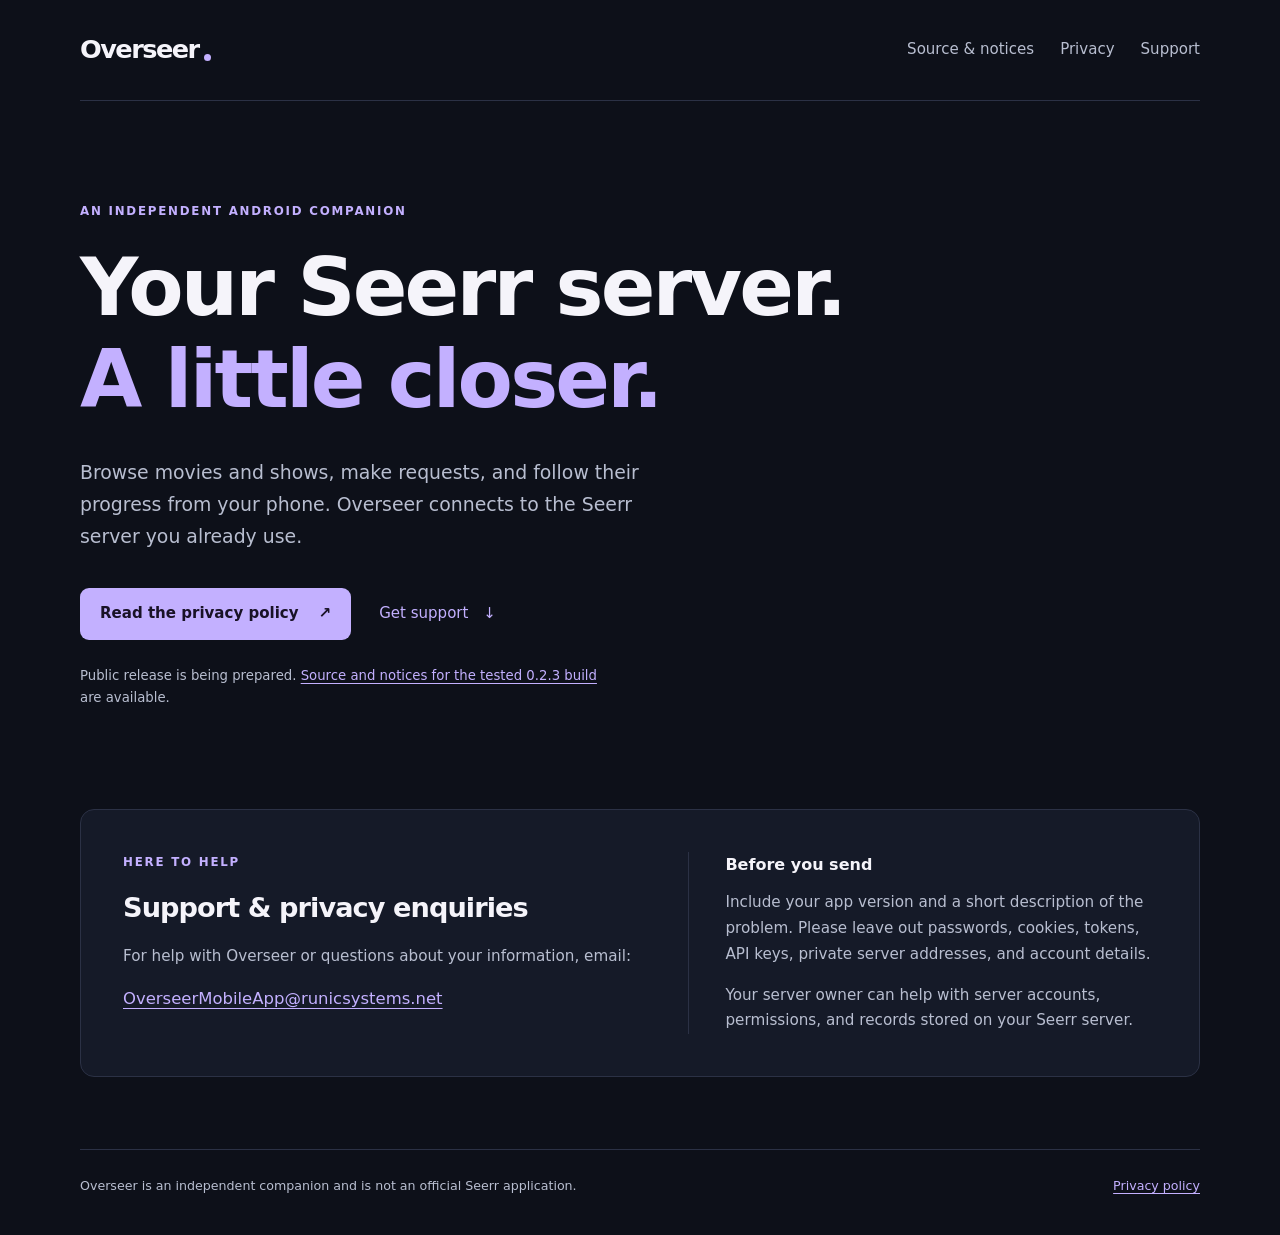
<file: index.html>
<!doctype html>
<html lang="en">
<head>
  <meta charset="utf-8">
  <meta name="viewport" content="width=device-width, initial-scale=1">
  <meta name="description" content="Overseer is an independent Android companion for your Seerr server. Find privacy information and contact support.">
  <meta name="color-scheme" content="dark light">
  <title>Overseer — Your Seerr companion</title>
  <link rel="stylesheet" href="assets/site.css">
</head>
<body>
  <a class="skip-link" href="#main">Skip to content</a>
  <header class="site-header wrap">
    <a class="wordmark" href="./" aria-label="Overseer home">Overseer<span class="brand-dot" aria-hidden="true"></span></a>
    <nav aria-label="Main navigation"><a href="downloads/">Source &amp; notices</a><a href="privacy/">Privacy</a><a href="#support">Support</a></nav>
  </header>
  <main id="main" class="wrap">
    <section class="hero" aria-labelledby="intro">
      <p class="eyebrow">An independent Android companion</p>
      <h1 id="intro">Your Seerr server.<br><span>A little closer.</span></h1>
      <p class="lede">Browse movies and shows, make requests, and follow their progress from your phone. Overseer connects to the Seerr server you already use.</p>
      <div class="actions"><a class="button" href="privacy/">Read the privacy policy <span aria-hidden="true">↗</span></a><a class="text-link" href="#support">Get support <span aria-hidden="true">↓</span></a></div>
      <p class="release-note">Public release is being prepared. <a href="downloads/">Source and notices for the tested 0.2.3 build</a> are available.</p>
    </section>
    <section class="support-panel" id="support" aria-labelledby="support-title">
      <div><p class="eyebrow">Here to help</p><h2 id="support-title">Support &amp; privacy enquiries</h2><p>For help with Overseer or questions about your information, email:</p><a class="email" href="mailto:OverseerMobileApp@runicsystems.net">OverseerMobileApp@runicsystems.net</a></div>
      <div class="support-note"><h3>Before you send</h3><p>Include your app version and a short description of the problem. Please leave out passwords, cookies, tokens, API keys, private server addresses, and account details.</p><p>Your server owner can help with server accounts, permissions, and records stored on your Seerr server.</p></div>
    </section>
  </main>
  <footer class="site-footer wrap"><p>Overseer is an independent companion and is not an official Seerr application.</p><a href="privacy/">Privacy policy</a></footer>
</body>
</html>
</file>
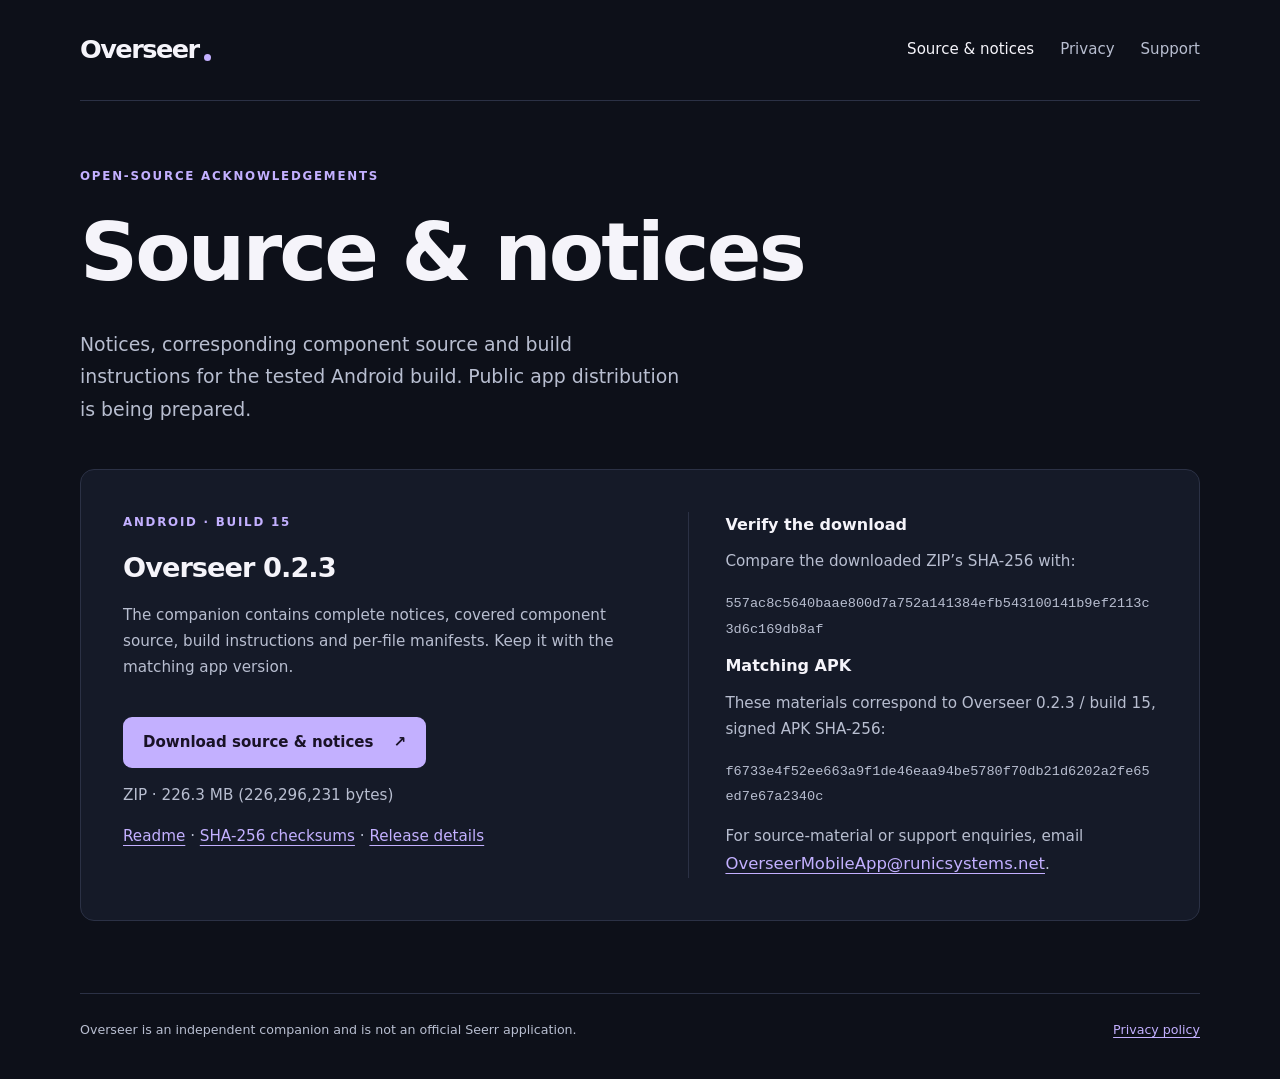
<file: downloads/index.html>
<!doctype html>
<html lang="en">
<head>
  <meta charset="utf-8">
  <meta name="viewport" content="width=device-width, initial-scale=1">
  <meta name="description" content="Download notices, component source and checksums for the tested Overseer 0.2.3 Android build.">
  <meta name="color-scheme" content="dark light">
  <title>Source &amp; notices — Overseer</title>
  <link rel="stylesheet" href="../assets/site.css">
</head>
<body>
  <a class="skip-link" href="#main">Skip to content</a>
  <header class="site-header wrap">
    <a class="wordmark" href="../" aria-label="Overseer home">Overseer<span class="brand-dot" aria-hidden="true"></span></a>
    <nav aria-label="Main navigation"><a href="./" aria-current="page">Source &amp; notices</a><a href="../privacy/">Privacy</a><a href="../#support">Support</a></nav>
  </header>
  <main id="main" class="wrap">
    <div class="policy-heading">
      <p class="eyebrow">Open-source acknowledgements</p>
      <h1>Source &amp; notices</h1>
      <p class="lede">Notices, corresponding component source and build instructions for the tested Android build. Public app distribution is being prepared.</p>
    </div>
    <section class="support-panel source-card" aria-labelledby="release-023">
      <div>
        <p class="eyebrow">Android · build 15</p>
        <h2 id="release-023">Overseer 0.2.3</h2>
        <p>The companion contains complete notices, covered component source, build instructions and per-file manifests. Keep it with the matching app version.</p>
        <div class="actions"><a class="button" href="https://github.com/Runic-System/overseer-website/releases/download/overseer-0.2.3-notices/overseer-0.2.3-notices-sources.zip">Download source &amp; notices <span aria-hidden="true">↗</span></a></div>
        <p>ZIP · 226.3 MB (226,296,231 bytes)</p>
        <p><a href="https://github.com/Runic-System/overseer-website/releases/download/overseer-0.2.3-notices/overseer-0.2.3-notices-README.md">Readme</a> · <a href="https://github.com/Runic-System/overseer-website/releases/download/overseer-0.2.3-notices/overseer-0.2.3-notices-SHA256SUMS.txt">SHA-256 checksums</a> · <a href="https://github.com/Runic-System/overseer-website/releases/tag/overseer-0.2.3-notices">Release details</a></p>
      </div>
      <div class="support-note">
        <h3>Verify the download</h3>
        <p>Compare the downloaded ZIP’s SHA-256 with:</p>
        <p><code class="checksum">557ac8c5640baae800d7a752a141384efb543100141b9ef2113c3d6c169db8af</code></p>
        <h3>Matching APK</h3>
        <p>These materials correspond to Overseer 0.2.3 / build 15, signed APK SHA-256:</p>
        <p><code class="checksum">f6733e4f52ee663a9f1de46eaa94be5780f70db21d6202a2fe65ed7e67a2340c</code></p>
        <p>For source-material or support enquiries, email <a class="email" href="mailto:OverseerMobileApp@runicsystems.net">OverseerMobileApp@runicsystems.net</a>.</p>
      </div>
    </section>
  </main>
  <footer class="site-footer wrap"><p>Overseer is an independent companion and is not an official Seerr application.</p><a href="../privacy/">Privacy policy</a></footer>
</body>
</html>
</file>
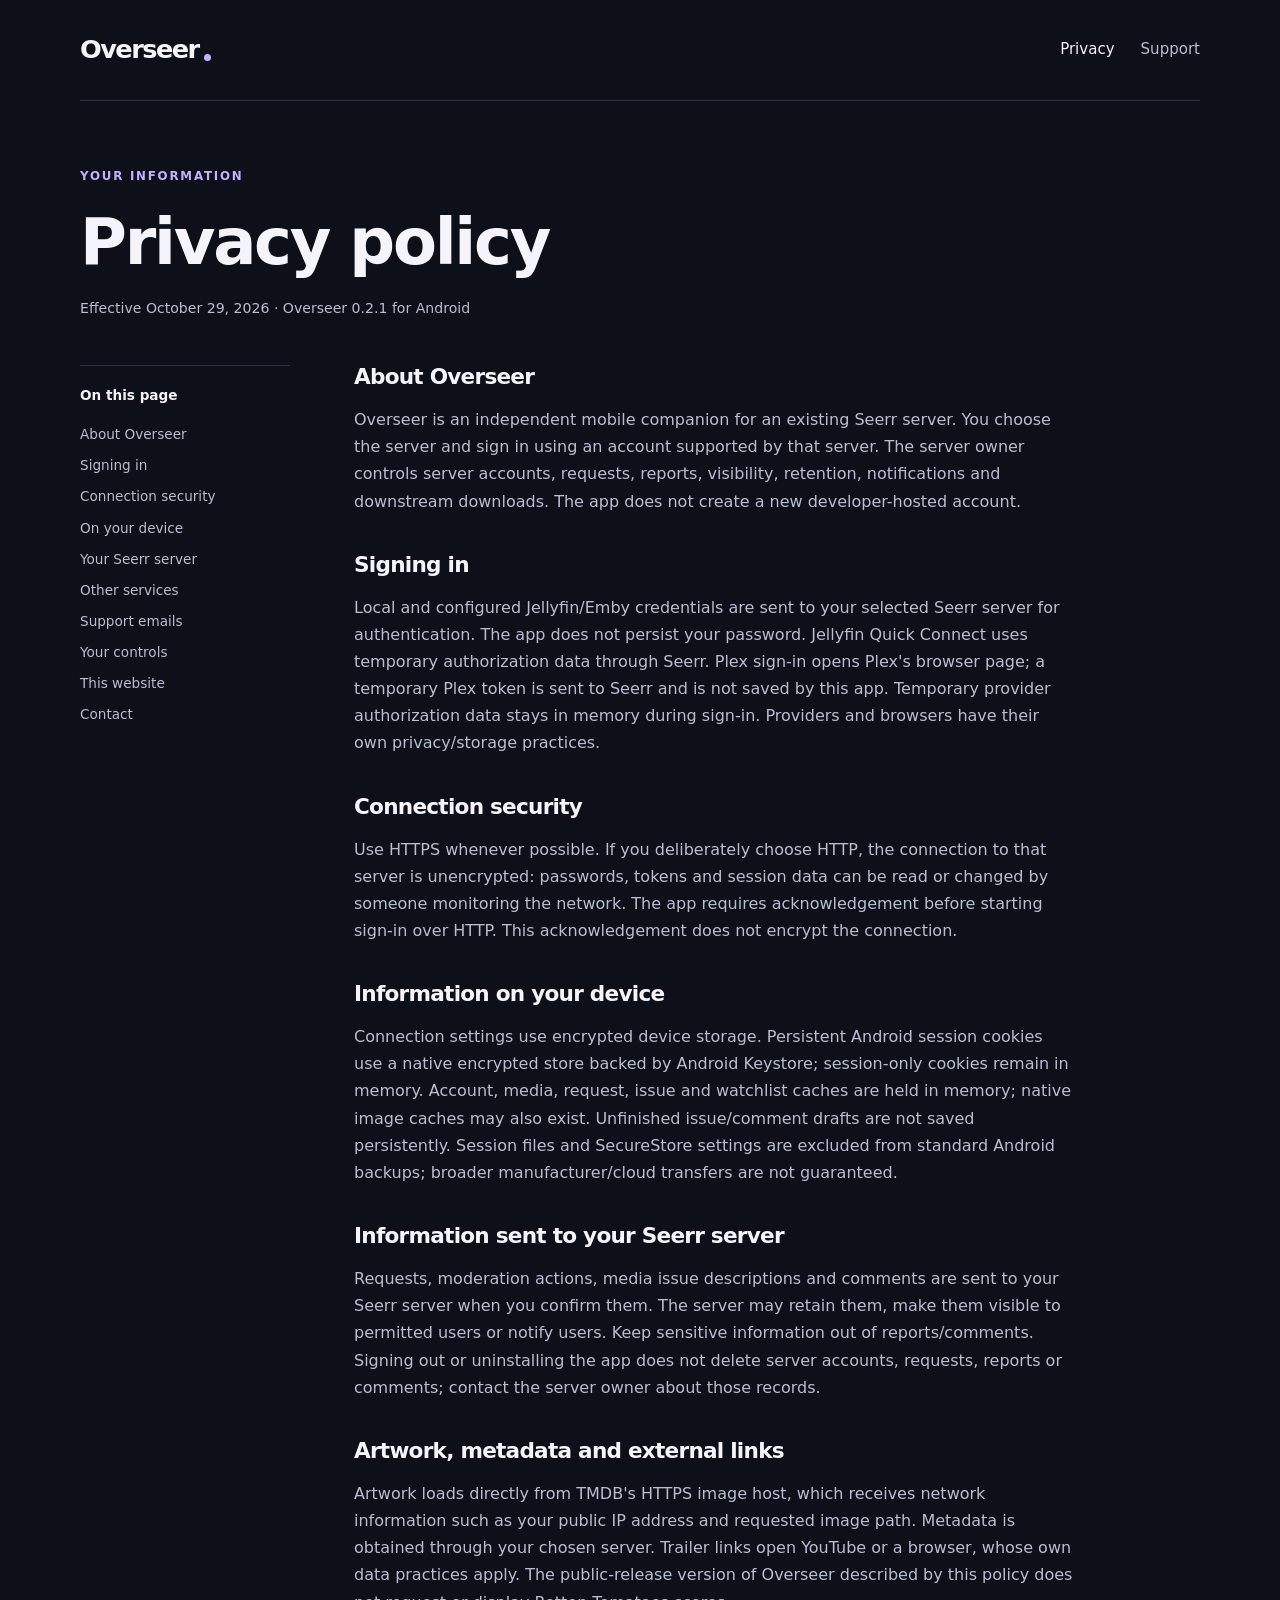
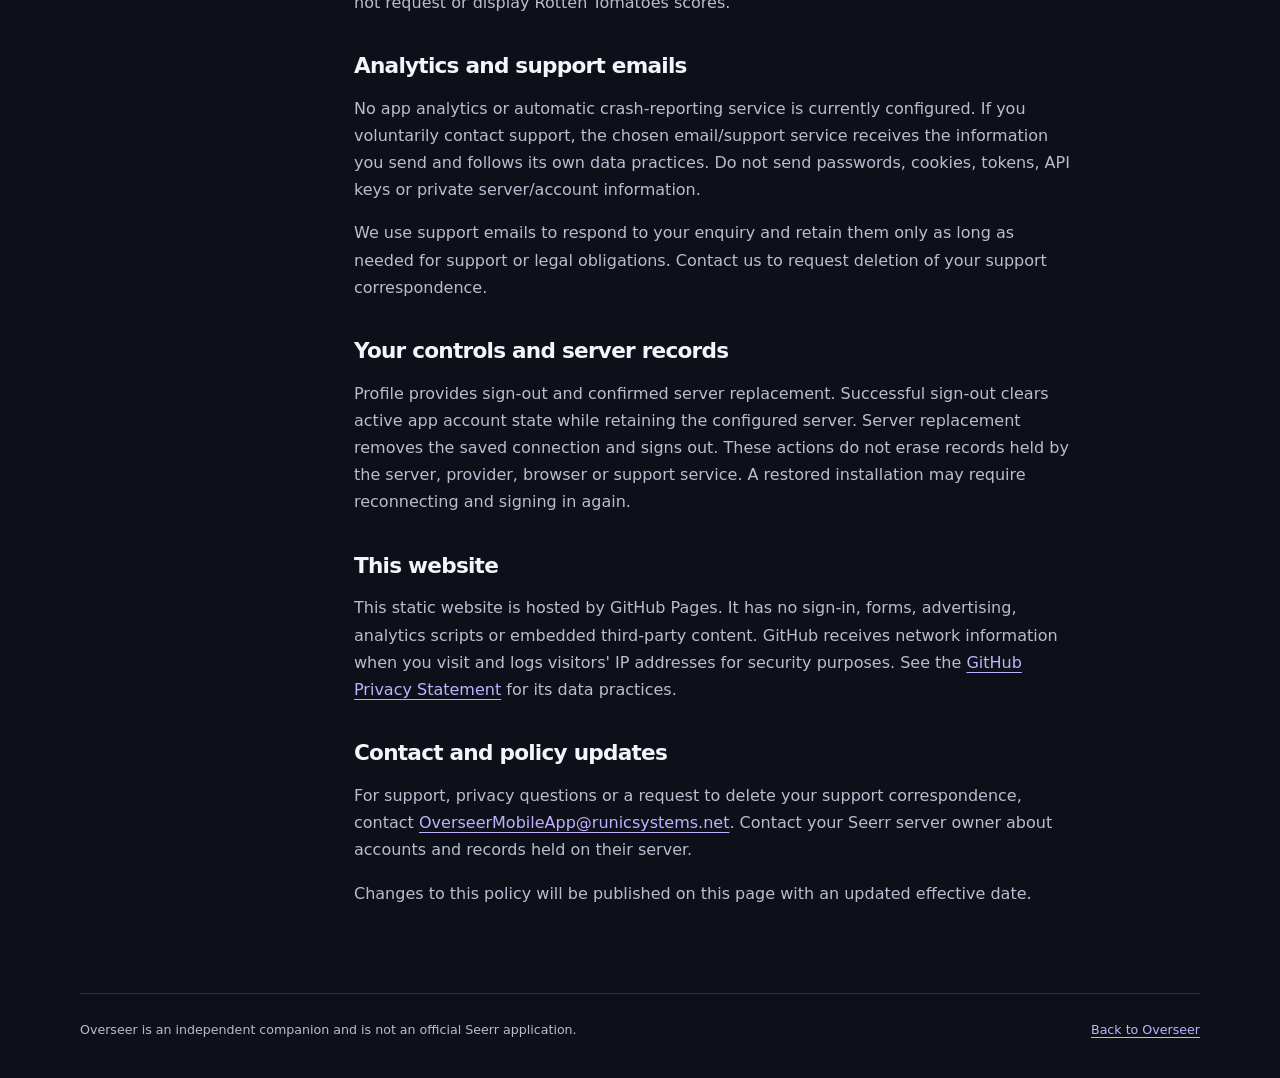
<file: privacy/index.html>
<!doctype html>
<html lang="en">
<head>
  <meta charset="utf-8">
  <meta name="viewport" content="width=device-width, initial-scale=1">
  <meta name="description" content="How Overseer handles server connections, authentication, device storage, requests, and support information.">
  <meta name="color-scheme" content="dark light">
  <title>Privacy policy — Overseer</title>
  <link rel="stylesheet" href="../assets/site.css">
</head>
<body>
  <a class="skip-link" href="#main">Skip to content</a>
  <header class="site-header wrap"><a class="wordmark" href="../" aria-label="Overseer home">Overseer<span class="brand-dot" aria-hidden="true"></span></a><nav aria-label="Main navigation"><a href="./" aria-current="page">Privacy</a><a href="../#support">Support</a></nav></header>
  <main id="main" class="wrap policy">
    <div class="policy-heading"><p class="eyebrow">Your information</p><h1>Privacy policy</h1><p class="date">Effective October 29, 2026 · Overseer 0.2.1 for Android</p></div>
    <div class="policy-layout">
      <nav class="contents" aria-label="Privacy policy contents"><p>On this page</p><a href="#overview">About Overseer</a><a href="#authentication">Signing in</a><a href="#connection">Connection security</a><a href="#storage">On your device</a><a href="#server">Your Seerr server</a><a href="#services">Other services</a><a href="#support">Support emails</a><a href="#controls">Your controls</a><a href="#website">This website</a><a href="#contact">Contact</a></nav>
      <article class="policy-body" aria-label="Overseer privacy policy">
        <section id="overview"><h2>About Overseer</h2><p>Overseer is an independent mobile companion for an existing Seerr server. You choose the server and sign in using an account supported by that server. The server owner controls server accounts, requests, reports, visibility, retention, notifications and downstream downloads. The app does not create a new developer-hosted account.</p></section>
        <section id="authentication"><h2>Signing in</h2><p>Local and configured Jellyfin/Emby credentials are sent to your selected Seerr server for authentication. The app does not persist your password. Jellyfin Quick Connect uses temporary authorization data through Seerr. Plex sign-in opens Plex's browser page; a temporary Plex token is sent to Seerr and is not saved by this app. Temporary provider authorization data stays in memory during sign-in. Providers and browsers have their own privacy/storage practices.</p></section>
        <section id="connection"><h2>Connection security</h2><p>Use HTTPS whenever possible. If you deliberately choose HTTP, the connection to that server is unencrypted: passwords, tokens and session data can be read or changed by someone monitoring the network. The app requires acknowledgement before starting sign-in over HTTP. This acknowledgement does not encrypt the connection.</p></section>
        <section id="storage"><h2>Information on your device</h2><p>Connection settings use encrypted device storage. Persistent Android session cookies use a native encrypted store backed by Android Keystore; session-only cookies remain in memory. Account, media, request, issue and watchlist caches are held in memory; native image caches may also exist. Unfinished issue/comment drafts are not saved persistently. Session files and SecureStore settings are excluded from standard Android backups; broader manufacturer/cloud transfers are not guaranteed.</p></section>
        <section id="server"><h2>Information sent to your Seerr server</h2><p>Requests, moderation actions, media issue descriptions and comments are sent to your Seerr server when you confirm them. The server may retain them, make them visible to permitted users or notify users. Keep sensitive information out of reports/comments. Signing out or uninstalling the app does not delete server accounts, requests, reports or comments; contact the server owner about those records.</p></section>
        <section id="services"><h2>Artwork, metadata and external links</h2><p>Artwork loads directly from TMDB's HTTPS image host, which receives network information such as your public IP address and requested image path. Metadata is obtained through your chosen server. Trailer links open YouTube or a browser, whose own data practices apply. The public-release version of Overseer described by this policy does not request or display Rotten Tomatoes scores.</p></section>
        <section id="support"><h2>Analytics and support emails</h2><p>No app analytics or automatic crash-reporting service is currently configured. If you voluntarily contact support, the chosen email/support service receives the information you send and follows its own data practices. Do not send passwords, cookies, tokens, API keys or private server/account information.</p><p>We use support emails to respond to your enquiry and retain them only as long as needed for support or legal obligations. Contact us to request deletion of your support correspondence.</p></section>
        <section id="controls"><h2>Your controls and server records</h2><p>Profile provides sign-out and confirmed server replacement. Successful sign-out clears active app account state while retaining the configured server. Server replacement removes the saved connection and signs out. These actions do not erase records held by the server, provider, browser or support service. A restored installation may require reconnecting and signing in again.</p></section>
        <section id="website"><h2>This website</h2><p>This static website is hosted by GitHub Pages. It has no sign-in, forms, advertising, analytics scripts or embedded third-party content. GitHub receives network information when you visit and logs visitors' IP addresses for security purposes. See the <a href="https://docs.github.com/en/site-policy/privacy-policies/github-general-privacy-statement">GitHub Privacy Statement</a> for its data practices.</p></section>
        <section id="contact"><h2>Contact and policy updates</h2><p>For support, privacy questions or a request to delete your support correspondence, contact <a href="mailto:OverseerMobileApp@runicsystems.net">OverseerMobileApp@runicsystems.net</a>. Contact your Seerr server owner about accounts and records held on their server.</p><p>Changes to this policy will be published on this page with an updated effective date.</p></section>
      </article>
    </div>
  </main>
  <footer class="site-footer wrap"><p>Overseer is an independent companion and is not an official Seerr application.</p><a href="../">Back to Overseer</a></footer>
</body>
</html>
</file>
<file: assets/site.css>
:root{color-scheme:dark;--bg:#0d1019;--surface:#151a28;--text:#f5f4fa;--muted:#b8bed0;--accent:#c3b0ff;--line:#2b3145;font-family:Inter,ui-sans-serif,system-ui,-apple-system,BlinkMacSystemFont,"Segoe UI",sans-serif;background:var(--bg);color:var(--text);font-synthesis:none}
*{box-sizing:border-box}html{scroll-behavior:smooth;scroll-padding-top:2rem}body{margin:0;font-size:1rem;line-height:1.7}a{color:var(--accent);text-underline-offset:.25em}a:hover{color:#e2d8ff}a:focus-visible{outline:3px solid var(--accent);outline-offset:5px;border-radius:3px}.wrap{width:min(1120px,calc(100% - 64px));margin-inline:auto}.skip-link{position:absolute;top:-100px;left:16px;padding:8px 16px;background:var(--surface);z-index:2}.skip-link:focus{top:8px}.site-header{display:flex;justify-content:space-between;align-items:center;padding-block:28px;border-bottom:1px solid var(--line);gap:24px}.wordmark{display:inline-flex;align-items:center;gap:5px;font-size:1.6rem;font-weight:750;letter-spacing:-.06em;color:var(--text);text-decoration:none}.brand-dot{width:7px;height:7px;border-radius:50%;background:var(--accent);margin-top:15px}.site-header nav{display:flex;gap:26px}.site-header nav a{font-size:.94rem;text-decoration:none;color:var(--muted)}.site-header nav a:hover,.site-header nav a[aria-current]{color:var(--text)}.hero{padding:100px 0 86px;max-width:840px}.eyebrow{text-transform:uppercase;letter-spacing:.15em;font-size:.74rem;font-weight:700;color:var(--accent);margin:0 0 20px}h1,h2,h3{line-height:1.15;letter-spacing:-.035em}h1{font-size:clamp(2.7rem,6.3vw,5.5rem);font-weight:720;margin:0 0 30px}.hero h1 span{color:var(--accent)}.lede{font-size:1.18rem;max-width:600px;color:var(--muted);margin:0}.actions{display:flex;align-items:center;flex-wrap:wrap;gap:28px;margin-top:36px}.button{display:inline-flex;align-items:center;gap:20px;border-radius:9px;background:var(--accent);color:#191226;padding:13px 20px;font-size:.94rem;font-weight:700;text-decoration:none}.button:hover{background:#d8caff;color:#191226}.text-link{text-decoration:none;font-size:.94rem}.text-link span{margin-left:10px}.release-note{font-size:.83rem;color:var(--muted);margin-top:25px;max-width:530px}.support-panel{display:grid;grid-template-columns:1.1fr 1fr;gap:50px;background:var(--surface);padding:42px;border:1px solid var(--line);border-radius:14px;margin-bottom:72px;scroll-margin-top:24px}.support-panel h2{font-size:1.7rem;margin:0 0 20px}.support-panel p{color:var(--muted);font-size:.95rem}.support-panel .eyebrow{color:var(--accent);font-size:.74rem}.email{font-size:1.03rem;overflow-wrap:anywhere}.support-note{border-left:1px solid var(--line);padding-left:36px}.support-note h3{font-size:1rem;letter-spacing:0;margin:4px 0 12px}.support-note p:last-child{margin-bottom:0}.site-footer{border-top:1px solid var(--line);padding-block:25px 38px;display:flex;justify-content:space-between;gap:24px;align-items:baseline;color:var(--muted);font-size:.79rem}.site-footer p{margin:0}.site-footer a{white-space:nowrap}.policy-heading{padding:65px 0 44px}.policy h1{font-size:clamp(2.5rem,6vw,4rem);margin-bottom:18px}.date{font-size:.88rem;color:var(--muted);margin:0}.policy-layout{display:grid;grid-template-columns:210px minmax(0,1fr);gap:64px;padding-bottom:70px;align-items:start}.contents{position:sticky;top:24px;display:flex;flex-direction:column;gap:8px;border-top:1px solid var(--line);padding-top:18px;font-size:.85rem}.contents p{font-weight:650;color:var(--text);margin:0 0 8px}.contents a{color:var(--muted);text-decoration:none}.contents a:hover{color:var(--accent)}.policy-body{max-width:720px;min-width:0;overflow-wrap:anywhere}.policy-body section{margin-bottom:38px}.policy-body h2{font-size:1.35rem;margin:0 0 16px}.policy-body p{color:var(--muted);margin:0 0 16px}.policy-body section:last-child{margin-bottom:0}
@media(max-width:760px){.wrap{width:calc(100% - 40px)}.site-header{padding-block:20px}.site-header nav{gap:20px}.hero{padding:65px 0 50px}.support-panel{grid-template-columns:1fr;gap:24px;padding:26px;margin-bottom:48px}.support-note{border-left:0;border-top:1px solid var(--line);padding:22px 0 0}.site-footer{flex-direction:column;gap:12px}.policy-heading{padding:48px 0 30px}.policy-layout{grid-template-columns:1fr;gap:36px;padding-bottom:45px}.contents{position:static;display:grid;grid-template-columns:1fr 1fr;gap:8px 20px}.contents p{grid-column:1/-1}.lede{font-size:1.05rem}.actions{gap:20px}.policy-body h2{font-size:1.25rem}}
@media(prefers-reduced-motion:reduce){html{scroll-behavior:auto}}
@media print{:root{color-scheme:light;--bg:#fff;--surface:#fff;--text:#111;--muted:#333;--accent:#333;--line:#bbb}.site-header nav,.contents,.skip-link{display:none}.wrap{width:100%}.policy-layout{display:block}.policy-heading{padding:20px 0}.site-footer{padding:15px 0}.policy-body{max-width:none}.policy-body section{break-inside:avoid}a{color:#111}}

/* Download identities stay readable on narrow screens. */
.site-header{flex-wrap:wrap}.site-header nav{flex-wrap:wrap}.source-card>div{min-width:0}.checksum{font-family:ui-monospace,SFMono-Regular,Consolas,monospace;font-size:.85rem;overflow-wrap:anywhere;word-break:break-word}
</file>
